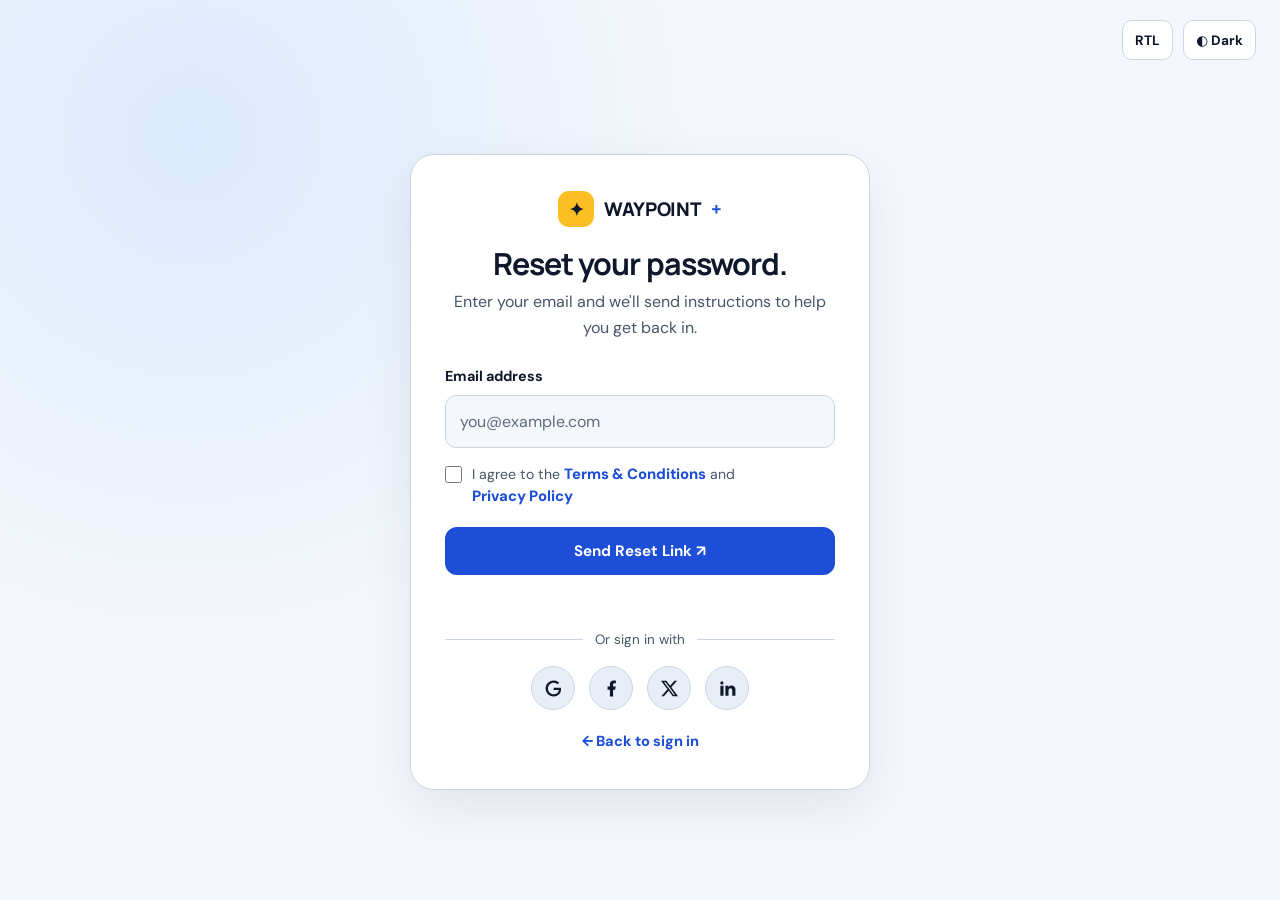
<file: forgot-password.html>
<!doctype html>
<html lang="en">
<head>
  <meta charset="utf-8">
  <meta name="viewport" content="width=device-width,initial-scale=1">
  <title>Reset password | Waypoint+</title>
  <link rel="icon" type="image/svg+xml" href="favicon.svg">
  <link rel="stylesheet" href="styles.css">
</head>
<body>
  <main class="auth-page">
    <div class="auth-tools">
      <button class="toolbtn" type="button" data-rtl aria-label="Toggle right to left">RTL</button>
      <button class="toolbtn" type="button" data-theme aria-label="Toggle theme">◐ Dark</button>
    </div>

    <div class="auth-card">
      <a class="brand auth-brand" href="index.html"><span class="brandmark">✦</span> WAYPOINT<span class="brand-plus">+</span></a>
      <h1>Reset your password.</h1>
      <p>Enter your email and we'll send instructions to help you get back in.</p>

      <form data-demo data-success="Password reset instructions sent to your email (demo).">
        <div class="field">
          <label for="email">Email address</label>
          <input id="email" type="email" placeholder="you@example.com" required>
        </div>

        <label class="checkbox-row">
          <input type="checkbox" required>
          <span>I agree to the <a href="#" class="text-link">Terms &amp; Conditions</a> and <a href="#" class="text-link">Privacy Policy</a></span>
        </label>

        <button class="btn" type="submit">Send Reset Link ↗</button>
        <p class="form-status" data-message aria-live="polite"></p>
      </form>

      <div class="auth-divider">Or sign in with</div>

      <div class="auth-socials">
        <button type="button" class="auth-social-btn" data-social-auth="Google" aria-label="Continue with Google">
          <svg viewBox="0 0 24 24" fill="currentColor" aria-hidden="true"><path d="M21.35 11.1h-9.17v2.73h6.51c-.33 3.81-3.5 5.44-6.5 5.44C8.36 19.27 5 16.25 5 12c0-4.1 3.2-7.27 7.2-7.27 3.09 0 4.9 1.97 4.9 1.97L19 4.72S16.56 2 12.1 2C6.42 2 2.03 6.8 2.03 12c0 5.05 4.13 10 10.22 10 5.35 0 9.25-3.67 9.25-9.09 0-1.15-.15-1.81-.15-1.81z"/></svg>
        </button>
        <button type="button" class="auth-social-btn" data-social-auth="Facebook" aria-label="Continue with Facebook">
          <svg viewBox="0 0 24 24" fill="currentColor" aria-hidden="true"><path d="M14 13.5h2.5l1-4H14v-2c0-1.03 0-2 2-2h1.5V2.14c-.326-.043-1.557-.14-2.857-.14C11.928 2 10 3.657 10 6.7v2.8H7v4h3V22h4v-8.5z"/></svg>
        </button>
        <button type="button" class="auth-social-btn" data-social-auth="X" aria-label="Continue with X">
          <svg viewBox="0 0 24 24" fill="currentColor" aria-hidden="true"><path d="M18.244 2.25h3.308l-7.227 8.26 8.502 11.24H16.17l-5.214-6.817L4.99 21.75H1.68l7.73-8.835L1.254 2.25H8.08l4.713 6.231zm-1.161 17.52h1.833L7.084 4.126H5.117z"/></svg>
        </button>
        <button type="button" class="auth-social-btn" data-social-auth="LinkedIn" aria-label="Continue with LinkedIn">
          <svg viewBox="0 0 24 24" fill="currentColor" aria-hidden="true"><path d="M6.94 5a2 2 0 1 1-4-.002 2 2 0 0 1 4 .002zM7 8.48H3V21h4V8.48zm6.32 0H9.34V21h3.94v-6.57c0-3.66 4.77-4 4.77 0V21H22v-7.93c0-6.17-7.06-5.94-8.72-2.91l.04-1.68z"/></svg>
        </button>
      </div>

      <div class="auth-switch"><a href="login.html">← Back to sign in</a></div>
    </div>
  </main>

  <script src="app.js"></script>
</body>
</html>
</file>
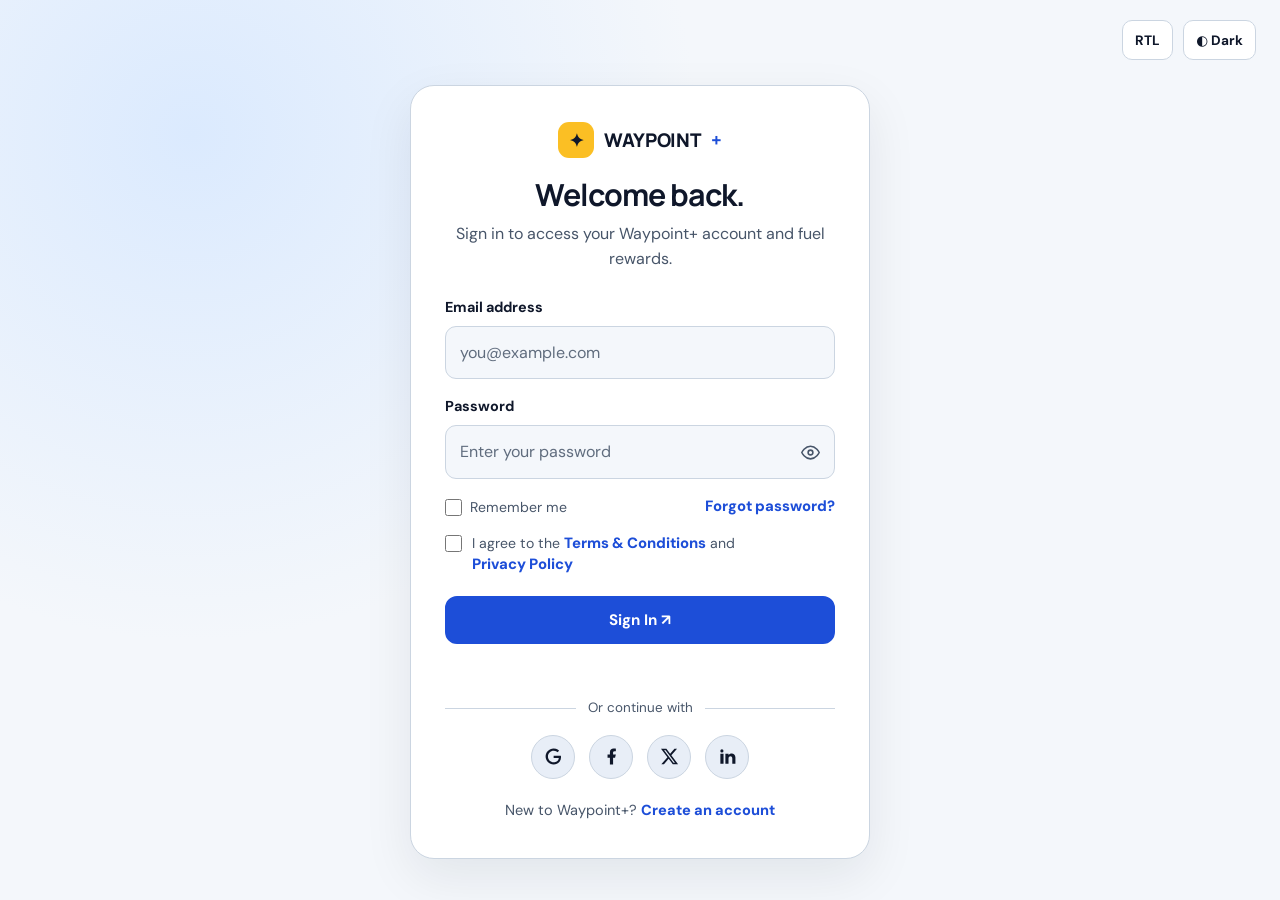
<file: login.html>
<!doctype html>
<html lang="en">
<head>
  <meta charset="utf-8">
  <meta name="viewport" content="width=device-width,initial-scale=1">
  <title>Sign in | Waypoint+</title>
  <link rel="icon" type="image/svg+xml" href="favicon.svg">
  <link rel="stylesheet" href="styles.css">
</head>
<body>
  <main class="auth-page">
    <div class="auth-tools">
      <button class="toolbtn" type="button" data-rtl aria-label="Toggle right to left">RTL</button>
      <button class="toolbtn" type="button" data-theme aria-label="Toggle theme">◐ Dark</button>
    </div>

    <div class="auth-card">
      <a class="brand auth-brand" href="index.html"><span class="brandmark">✦</span> WAYPOINT<span class="brand-plus">+</span></a>
      <h1>Welcome back.</h1>
      <p>Sign in to access your Waypoint+ account and fuel rewards.</p>

      <form data-demo data-success="Signed in successfully! Redirecting to your Waypoint+ dashboard (demo).">
        <div class="field">
          <label for="email">Email address</label>
          <input id="email" type="email" placeholder="you@example.com" required>
        </div>

        <div class="field">
          <label for="password">Password</label>
          <div class="password-wrap">
            <input id="password" type="password" placeholder="Enter your password" required>
            <button type="button" class="eye-btn" data-toggle-password aria-label="Show password" aria-pressed="false"></button>
          </div>
        </div>

        <div class="auth-options">
          <label style="display:inline-flex;align-items:center;gap:8px;color:var(--muted);cursor:pointer">
            <input type="checkbox"> Remember me
          </label>
          <a href="forgot-password.html" class="text-link">Forgot password?</a>
        </div>

        <label class="checkbox-row">
          <input type="checkbox" required>
          <span>I agree to the <a href="#" class="text-link">Terms &amp; Conditions</a> and <a href="#" class="text-link">Privacy Policy</a></span>
        </label>

        <button class="btn" type="submit">Sign In ↗</button>
        <p class="form-status" data-message aria-live="polite"></p>
      </form>

      <div class="auth-divider">Or continue with</div>

      <div class="auth-socials">
        <button type="button" class="auth-social-btn" data-social-auth="Google" aria-label="Continue with Google">
          <svg viewBox="0 0 24 24" fill="currentColor" aria-hidden="true"><path d="M21.35 11.1h-9.17v2.73h6.51c-.33 3.81-3.5 5.44-6.5 5.44C8.36 19.27 5 16.25 5 12c0-4.1 3.2-7.27 7.2-7.27 3.09 0 4.9 1.97 4.9 1.97L19 4.72S16.56 2 12.1 2C6.42 2 2.03 6.8 2.03 12c0 5.05 4.13 10 10.22 10 5.35 0 9.25-3.67 9.25-9.09 0-1.15-.15-1.81-.15-1.81z"/></svg>
        </button>
        <button type="button" class="auth-social-btn" data-social-auth="Facebook" aria-label="Continue with Facebook">
          <svg viewBox="0 0 24 24" fill="currentColor" aria-hidden="true"><path d="M14 13.5h2.5l1-4H14v-2c0-1.03 0-2 2-2h1.5V2.14c-.326-.043-1.557-.14-2.857-.14C11.928 2 10 3.657 10 6.7v2.8H7v4h3V22h4v-8.5z"/></svg>
        </button>
        <button type="button" class="auth-social-btn" data-social-auth="X" aria-label="Continue with X">
          <svg viewBox="0 0 24 24" fill="currentColor" aria-hidden="true"><path d="M18.244 2.25h3.308l-7.227 8.26 8.502 11.24H16.17l-5.214-6.817L4.99 21.75H1.68l7.73-8.835L1.254 2.25H8.08l4.713 6.231zm-1.161 17.52h1.833L7.084 4.126H5.117z"/></svg>
        </button>
        <button type="button" class="auth-social-btn" data-social-auth="LinkedIn" aria-label="Continue with LinkedIn">
          <svg viewBox="0 0 24 24" fill="currentColor" aria-hidden="true"><path d="M6.94 5a2 2 0 1 1-4-.002 2 2 0 0 1 4 .002zM7 8.48H3V21h4V8.48zm6.32 0H9.34V21h3.94v-6.57c0-3.66 4.77-4 4.77 0V21H22v-7.93c0-6.17-7.06-5.94-8.72-2.91l.04-1.68z"/></svg>
        </button>
      </div>

      <div class="auth-switch">New to Waypoint+? <a href="register.html">Create an account</a></div>
    </div>
  </main>

  <script src="app.js"></script>
</body>
</html>
</file>
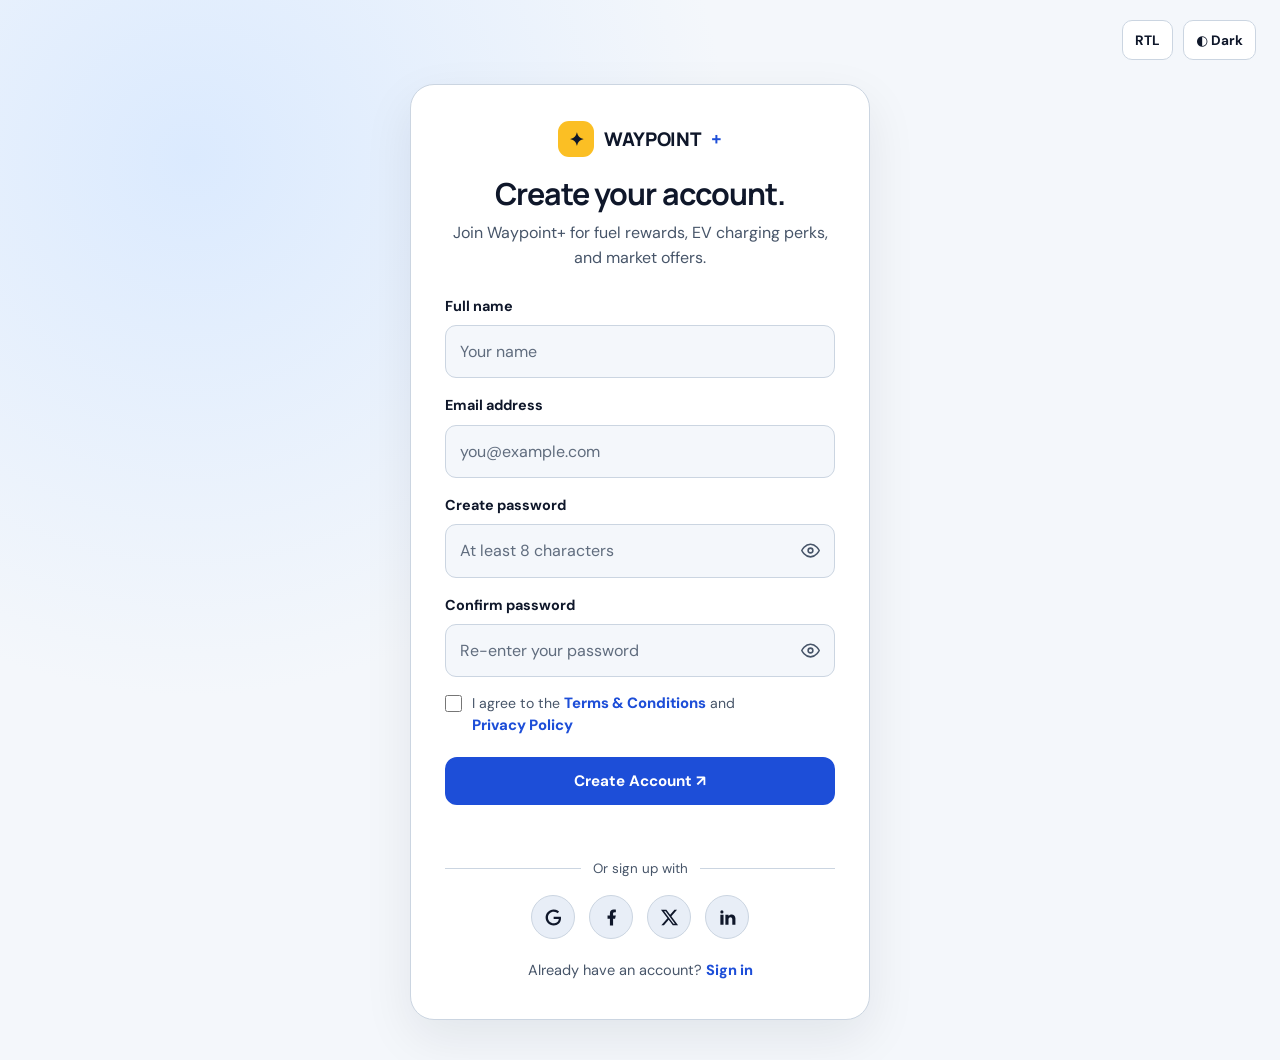
<file: register.html>
<!doctype html>
<html lang="en">
<head>
  <meta charset="utf-8">
  <meta name="viewport" content="width=device-width,initial-scale=1">
  <title>Create account | Waypoint+</title>
  <link rel="icon" type="image/svg+xml" href="favicon.svg">
  <link rel="stylesheet" href="styles.css">
</head>
<body>
  <main class="auth-page">
    <div class="auth-tools">
      <button class="toolbtn" type="button" data-rtl aria-label="Toggle right to left">RTL</button>
      <button class="toolbtn" type="button" data-theme aria-label="Toggle theme">◐ Dark</button>
    </div>

    <div class="auth-card">
      <a class="brand auth-brand" href="index.html"><span class="brandmark">✦</span> WAYPOINT<span class="brand-plus">+</span></a>
      <h1>Create your account.</h1>
      <p>Join Waypoint+ for fuel rewards, EV charging perks, and market offers.</p>

      <form data-demo data-success="Account created! Welcome to Waypoint+ Rewards (demo).">
        <div class="field">
          <label for="name">Full name</label>
          <input id="name" placeholder="Your name" required>
        </div>

        <div class="field">
          <label for="email">Email address</label>
          <input id="email" type="email" placeholder="you@example.com" required>
        </div>

        <div class="field">
          <label for="password">Create password</label>
          <div class="password-wrap">
            <input id="password" type="password" minlength="8" placeholder="At least 8 characters" required>
            <button type="button" class="eye-btn" data-toggle-password aria-label="Show password" aria-pressed="false"></button>
          </div>
        </div>

        <div class="field">
          <label for="confirm-password">Confirm password</label>
          <div class="password-wrap">
            <input id="confirm-password" type="password" minlength="8" placeholder="Re-enter your password" required>
            <button type="button" class="eye-btn" data-toggle-password aria-label="Show password" aria-pressed="false"></button>
          </div>
        </div>

        <label class="checkbox-row">
          <input type="checkbox" required>
          <span>I agree to the <a href="#" class="text-link">Terms &amp; Conditions</a> and <a href="#" class="text-link">Privacy Policy</a></span>
        </label>

        <button class="btn" type="submit">Create Account ↗</button>
        <p class="form-status" data-message aria-live="polite"></p>
      </form>

      <div class="auth-divider">Or sign up with</div>

      <div class="auth-socials">
        <button type="button" class="auth-social-btn" data-social-auth="Google" aria-label="Continue with Google">
          <svg viewBox="0 0 24 24" fill="currentColor" aria-hidden="true"><path d="M21.35 11.1h-9.17v2.73h6.51c-.33 3.81-3.5 5.44-6.5 5.44C8.36 19.27 5 16.25 5 12c0-4.1 3.2-7.27 7.2-7.27 3.09 0 4.9 1.97 4.9 1.97L19 4.72S16.56 2 12.1 2C6.42 2 2.03 6.8 2.03 12c0 5.05 4.13 10 10.22 10 5.35 0 9.25-3.67 9.25-9.09 0-1.15-.15-1.81-.15-1.81z"/></svg>
        </button>
        <button type="button" class="auth-social-btn" data-social-auth="Facebook" aria-label="Continue with Facebook">
          <svg viewBox="0 0 24 24" fill="currentColor" aria-hidden="true"><path d="M14 13.5h2.5l1-4H14v-2c0-1.03 0-2 2-2h1.5V2.14c-.326-.043-1.557-.14-2.857-.14C11.928 2 10 3.657 10 6.7v2.8H7v4h3V22h4v-8.5z"/></svg>
        </button>
        <button type="button" class="auth-social-btn" data-social-auth="X" aria-label="Continue with X">
          <svg viewBox="0 0 24 24" fill="currentColor" aria-hidden="true"><path d="M18.244 2.25h3.308l-7.227 8.26 8.502 11.24H16.17l-5.214-6.817L4.99 21.75H1.68l7.73-8.835L1.254 2.25H8.08l4.713 6.231zm-1.161 17.52h1.833L7.084 4.126H5.117z"/></svg>
        </button>
        <button type="button" class="auth-social-btn" data-social-auth="LinkedIn" aria-label="Continue with LinkedIn">
          <svg viewBox="0 0 24 24" fill="currentColor" aria-hidden="true"><path d="M6.94 5a2 2 0 1 1-4-.002 2 2 0 0 1 4 .002zM7 8.48H3V21h4V8.48zm6.32 0H9.34V21h3.94v-6.57c0-3.66 4.77-4 4.77 0V21H22v-7.93c0-6.17-7.06-5.94-8.72-2.91l.04-1.68z"/></svg>
        </button>
      </div>

      <div class="auth-switch">Already have an account? <a href="login.html">Sign in</a></div>
    </div>
  </main>

  <script src="app.js"></script>
</body>
</html>
</file>
<file: styles.css>
@import url('https://fonts.googleapis.com/css2?family=DM+Sans:wght@400;500;600;700&family=Manrope:wght@500;600;700;800&display=swap');

:root {
  --bg: #f4f7fb;
  --surface: #ffffff;
  --surface-alt: #e8eef7;
  --ink: #0f172a;
  --muted: #475569;
  --line: #cbd5e1;
  --primary: #1d4ed8;
  --primary-hover: #1e40af;
  --primary-text: #1d4ed8;
  --primary-light: #dbeafe;
  --accent: #f59e0b;
  --lime: #fbbf24;
  --orange: #f59e0b;
  --green: var(--primary);
  --green2: var(--primary-hover);
  --shadow: 0 18px 50px rgba(15, 23, 42, 0.08);
  --card-shadow: 0 10px 28px rgba(15, 23, 42, 0.06);
}

.dark {
  --bg: #0b1120;
  --surface: #151f32;
  --surface-alt: #1c2942;
  --ink: #f8fafc;
  --muted: #cbd5e1;
  --line: #2d3d5b;
  --primary: #2563eb;
  --primary-hover: #1d4ed8;
  --primary-text: #60a5fa;
  --primary-light: #1e3a5f;
  --accent: #fbbf24;
  --lime: #fbbf24;
  --orange: #fbbf24;
  --shadow: 0 18px 50px rgba(0, 0, 0, 0.45);
  --card-shadow: 0 12px 30px rgba(0, 0, 0, 0.35);
}

*,
*::before,
*::after {
  box-sizing: border-box;
}

html {
  scroll-behavior: smooth;
}

body {
  margin: 0;
  background: var(--bg);
  color: var(--ink);
  font-family: 'DM Sans', system-ui, -apple-system, sans-serif;
  line-height: 1.6;
  overflow-x: hidden;
  transition: background-color 0.2s ease, color 0.2s ease;
}

h1, h2, h3, h4 {
  font-family: 'Manrope', system-ui, -apple-system, sans-serif;
  line-height: 1.14;
  letter-spacing: -0.03em;
  color: var(--ink);
  margin: 0 0 14px;
}

h1 {
  font-size: clamp(2.4rem, 5vw, 4.4rem);
}

h2 {
  font-size: clamp(1.85rem, 3.6vw, 2.9rem);
}

h3 {
  font-size: 1.25rem;
}

p {
  color: var(--muted);
  margin: 0 0 16px;
}

img {
  max-width: 100%;
}

.container {
  width: min(1180px, calc(100% - 40px));
  margin: 0 auto;
}

/* Topbar */
.topbar {
  background: #0f172a;
  color: #e2e8f0;
  font-size: 0.82rem;
  padding: 9px 0;
  border-bottom: 1px solid rgba(255, 255, 255, 0.08);
}

.topbar .container {
  display: flex;
  justify-content: space-between;
  align-items: center;
  gap: 12px;
  flex-wrap: wrap;
}

/* Navbar */
.navbar {
  position: sticky;
  top: 0;
  z-index: 30;
  background: color-mix(in srgb, var(--surface) 95%, transparent);
  backdrop-filter: blur(14px);
  border-bottom: 1px solid var(--line);
}

.navinner {
  height: 78px;
  display: grid;
  grid-template-columns: 1fr auto 1fr;
  align-items: center;
  gap: 16px;
}

.brand {
  display: inline-flex;
  align-items: center;
  gap: 10px;
  text-decoration: none;
  color: var(--ink);
  font: 800 1.18rem 'Manrope', sans-serif;
  letter-spacing: -0.02em;
  justify-self: start;
  white-space: nowrap;
}

.brand-plus {
  color: var(--primary-text);
}

.brandmark {
  width: 36px;
  height: 36px;
  border-radius: 11px;
  background: var(--lime);
  display: grid;
  place-items: center;
  color: #0f172a;
  font-size: 1.1rem;
  font-weight: 800;
  flex-shrink: 0;
}

.navlinks {
  display: contents;
}

.nav-menu {
  display: flex;
  align-items: center;
  justify-content: center;
  gap: clamp(12px, 1.3vw, 22px);
  justify-self: center;
}

.nav-menu a {
  color: var(--muted);
  text-decoration: none;
  font-weight: 600;
  font-size: clamp(0.86rem, 0.98vw, 0.94rem);
  white-space: nowrap;
  padding: 6px 2px;
  border-bottom: 2px solid transparent;
  transition: color 0.2s ease, border-color 0.2s ease;
}

.nav-menu a:hover,
.nav-menu a.active {
  color: var(--primary-text);
  font-weight: 700;
  border-bottom-color: var(--primary-text);
}

.navtools {
  display: flex;
  align-items: center;
  gap: 8px;
  justify-self: end;
}

.toolbtn,
.menu-btn {
  border: 1px solid var(--line);
  background: var(--surface);
  color: var(--ink);
  border-radius: 10px;
  min-height: 40px;
  padding: 8px 12px;
  cursor: pointer;
  font-weight: 700;
  font-size: 0.85rem;
  font-family: inherit;
  display: inline-flex;
  align-items: center;
  justify-content: center;
  gap: 6px;
  transition: background-color 0.2s ease, border-color 0.2s ease, color 0.2s ease;
}

.toolbtn:hover,
.menu-btn:hover {
  background: var(--surface-alt);
  border-color: var(--primary-text);
  color: var(--primary-text);
}

.menu-btn {
  display: none;
  width: 42px;
  height: 42px;
  padding: 0;
  font-size: 1.25rem;
}

/* Buttons */
.btn {
  display: inline-flex;
  align-items: center;
  justify-content: center;
  gap: 8px;
  min-height: 46px;
  padding: 12px 22px;
  border-radius: 12px;
  background: var(--primary);
  color: #ffffff;
  text-decoration: none;
  font-weight: 700;
  font-size: 0.95rem;
  font-family: inherit;
  border: 2px solid var(--primary);
  cursor: pointer;
  transition: background-color 0.2s ease, border-color 0.2s ease, transform 0.2s ease;
  white-space: nowrap;
}

.btn:hover {
  background: var(--primary-hover);
  border-color: var(--primary-hover);
  transform: translateY(-2px);
}

.btn.outline {
  background: transparent;
  color: var(--ink);
  border: 2px solid var(--primary-text);
}

.btn.outline:hover {
  background: var(--primary-light);
  color: var(--ink);
}

.btn.light {
  background: var(--lime);
  border-color: var(--lime);
  color: #0f172a;
  font-weight: 800;
}

.btn.light:hover {
  background: #f59e0b;
  border-color: #f59e0b;
  color: #0f172a;
}

.btn-signin {
  min-height: 40px;
  padding: 8px 16px;
  font-size: 0.88rem;
  border-radius: 10px;
}

/* Eyebrow */
.eyebrow {
  display: inline-flex;
  align-items: center;
  justify-content: center;
  gap: 10px;
  color: var(--primary-text);
  font-size: 0.78rem;
  font-weight: 800;
  letter-spacing: 0.13em;
  text-transform: uppercase;
  margin-bottom: 14px;
}

.eyebrow::before {
  content: '';
  width: 24px;
  height: 2px;
  background: var(--accent);
}

/* Home1 Centered Hero */
.hero {
  padding: 68px 0 64px;
  position: relative;
  overflow: hidden;
  text-align: center;
  background: radial-gradient(circle at 50% 0%, var(--primary-light) 0%, transparent 55%);
}

.hero-center {
  max-width: 780px;
  margin: 0 auto;
  display: flex;
  flex-direction: column;
  align-items: center;
  text-align: center;
}

.hero h1 span {
  color: var(--primary-text);
}

.hero-copy {
  font-size: 1.08rem;
  max-width: 640px;
  margin: 10px auto 28px;
}

.hero-actions {
  display: flex;
  align-items: center;
  justify-content: center;
  gap: 14px;
  flex-wrap: wrap;
}

.hero-media {
  position: relative;
  max-width: 1040px;
  width: 100%;
  margin: 40px auto 0;
}

.hero-img {
  width: 100%;
  height: 460px;
  object-fit: cover;
  border-radius: 26px;
  box-shadow: var(--shadow);
  display: block;
  border: 1px solid var(--line);
}

.float-card {
  position: absolute;
  bottom: 22px;
  left: 22px;
  background: var(--surface);
  padding: 16px 20px;
  border-radius: 18px;
  box-shadow: var(--shadow);
  max-width: 250px;
  text-align: left;
  border: 1px solid var(--line);
}

.float-card strong {
  display: block;
  font: 800 1.25rem 'Manrope', sans-serif;
  color: var(--primary-text);
  margin-bottom: 4px;
}

.float-card small {
  color: var(--muted);
  display: block;
  line-height: 1.45;
}

/* Home2 Distinct Full-Bleed Overlay Hero */
.hero-v2 {
  position: relative;
  padding: 94px 0 78px;
  color: #ffffff;
  text-align: center;
  overflow: hidden;
  border-bottom: 1px solid var(--line);
}

.hero-bg-img {
  position: absolute;
  inset: 0;
  width: 100%;
  height: 100%;
  object-fit: cover;
  z-index: 0;
}

.hero-overlay {
  position: absolute;
  inset: 0;
  background: linear-gradient(180deg, rgba(11, 17, 32, 0.78) 0%, rgba(15, 23, 42, 0.90) 100%);
  z-index: 1;
}

.hero-v2 .container {
  position: relative;
  z-index: 2;
  display: flex;
  flex-direction: column;
  align-items: center;
  text-align: center;
}

.hero-v2 .eyebrow {
  color: var(--lime);
  background: rgba(255, 255, 255, 0.12);
  padding: 8px 18px;
  border-radius: 999px;
  border: 1px solid rgba(255, 255, 255, 0.24);
  margin-bottom: 20px;
}

.hero-v2 .eyebrow::before {
  display: none;
}

.hero-v2 h1 {
  color: #ffffff;
  max-width: 820px;
}

.hero-v2 h1 span {
  color: var(--lime);
}

.hero-v2 .hero-copy {
  color: #e2e8f0;
  max-width: 650px;
  margin: 10px auto 28px;
}

.hero-v2 .btn.outline {
  color: #ffffff;
  border-color: #ffffff;
  background: rgba(255, 255, 255, 0.12);
}

.hero-v2 .btn.outline:hover {
  background: rgba(255, 255, 255, 0.24);
  color: #ffffff;
}

.hero-highlights {
  display: grid;
  grid-template-columns: repeat(3, 1fr);
  gap: 18px;
  width: 100%;
  max-width: 960px;
  margin: 44px auto 0;
}

.hero-highlight-card {
  background: rgba(15, 23, 42, 0.72);
  backdrop-filter: blur(12px);
  border: 1px solid rgba(255, 255, 255, 0.22);
  border-radius: 18px;
  padding: 20px 18px;
  text-align: center;
  color: #ffffff;
}

.hero-highlight-card strong {
  display: block;
  font: 800 1.3rem 'Manrope', sans-serif;
  color: var(--lime);
  margin-bottom: 4px;
}

.hero-highlight-card span {
  font-size: 0.9rem;
  color: #e2e8f0;
}

/* Inner Page Centered Heroes */
.page-hero {
  padding: 64px 0 56px;
  background: var(--surface-alt);
  text-align: center;
  border-bottom: 1px solid var(--line);
}

.page-hero .container {
  display: flex;
  flex-direction: column;
  align-items: center;
  text-align: center;
}

.page-hero p {
  max-width: 660px;
  font-size: 1.08rem;
  margin: 0 auto 24px;
}

.page-hero-media {
  width: 100%;
  max-width: 1040px;
  margin: 30px auto 0;
}

.page-hero-img {
  width: 100%;
  height: 360px;
  object-fit: cover;
  border-radius: 24px;
  box-shadow: var(--shadow);
  display: block;
  border: 1px solid var(--line);
}

/* Stats Bar */
.stats {
  display: grid;
  grid-template-columns: repeat(4, 1fr);
  gap: 1px;
  background: var(--line);
  border-block: 1px solid var(--line);
}

.stat {
  background: var(--surface);
  padding: 28px 20px;
  text-align: center;
}

.stat strong {
  font: 800 1.95rem 'Manrope', sans-serif;
  color: var(--primary-text);
  display: block;
  margin-bottom: 4px;
}

.stat span {
  font-size: 0.92rem;
  color: var(--muted);
  font-weight: 500;
}

/* Sections */
section {
  padding: 80px 0;
}

.section-surface {
  background: var(--surface);
  border-block: 1px solid var(--line);
}

.section-head {
  display: flex;
  flex-direction: column;
  align-items: center;
  justify-content: center;
  text-align: center;
  gap: 10px;
  margin-bottom: 42px;
}

.section-head p {
  max-width: 660px;
  margin: 0 auto;
}

/* Cards Grid */
.cards {
  display: grid;
  grid-template-columns: repeat(3, 1fr);
  gap: 24px;
  align-items: stretch;
}

.content-grid {
  display: grid;
  grid-template-columns: repeat(2, 1fr);
  gap: 24px;
  align-items: stretch;
}

.card {
  background: var(--surface);
  border: 1px solid var(--line);
  border-radius: 20px;
  overflow: hidden;
  box-shadow: var(--card-shadow);
  display: flex;
  flex-direction: column;
  height: 100%;
  transition: transform 0.2s ease, box-shadow 0.2s ease;
}

.card:hover {
  transform: translateY(-3px);
  box-shadow: var(--shadow);
}

.card img {
  width: 100%;
  height: 220px;
  object-fit: cover;
  display: block;
}

.card-body {
  padding: 24px;
  display: flex;
  flex-direction: column;
  flex: 1;
  text-align: left;
}

.card-top {
  display: flex;
  align-items: center;
  justify-content: space-between;
  gap: 10px;
  margin-bottom: 12px;
  flex-wrap: wrap;
}

.tag {
  display: inline-block;
  padding: 6px 12px;
  background: var(--primary-light);
  color: var(--primary-text);
  border-radius: 999px;
  font-size: 0.74rem;
  font-weight: 800;
  letter-spacing: 0.04em;
  text-transform: uppercase;
  align-self: flex-start;
  margin-bottom: 12px;
}

.card-top .tag {
  margin-bottom: 0;
}

.price-badge {
  font: 800 0.92rem 'Manrope', sans-serif;
  color: var(--primary-text);
}

.card p {
  font-size: 0.95rem;
  flex: 1;
  margin-bottom: 18px;
}

.card-body .text-link,
.card-body .btn {
  margin-top: auto;
  align-self: flex-start;
}

.text-link {
  color: var(--primary-text);
  text-decoration: none;
  font-weight: 800;
  font-size: 0.93rem;
  display: inline-flex;
  align-items: center;
  gap: 6px;
}

.text-link:hover {
  text-decoration: underline;
}

/* Split Sections */
.split {
  display: grid;
  grid-template-columns: 1fr 1fr;
  gap: 48px;
  align-items: center;
}

.split img {
  width: 100%;
  height: 440px;
  object-fit: cover;
  border-radius: 24px;
  box-shadow: var(--shadow);
  display: block;
  border: 1px solid var(--line);
}

.split-content {
  display: flex;
  flex-direction: column;
  align-items: flex-start;
}

.split-content .eyebrow {
  justify-content: flex-start;
}

.feature-list {
  display: grid;
  gap: 16px;
  margin: 22px 0 28px;
  width: 100%;
}

.feature {
  display: flex;
  gap: 14px;
  align-items: flex-start;
  text-align: left;
}

.feature-icon {
  width: 44px;
  height: 44px;
  flex: 0 0 44px;
  border-radius: 13px;
  background: var(--primary-light);
  color: var(--primary-text);
  display: grid;
  place-items: center;
  font-size: 1.15rem;
  font-weight: 800;
}

.feature strong {
  display: block;
  margin-bottom: 3px;
  color: var(--ink);
}

.feature p {
  margin: 0;
  font-size: 0.93rem;
}

/* Price Rows */
.price-list {
  width: 100%;
  margin: 12px 0 26px;
}

.price-row {
  display: flex;
  justify-content: space-between;
  align-items: center;
  padding: 13px 0;
  border-bottom: 1px solid var(--line);
  gap: 15px;
  font-size: 0.96rem;
}

.price-row strong {
  color: var(--primary-text);
  font-family: 'Manrope', sans-serif;
  white-space: nowrap;
}

/* Gallery */
.gallery {
  display: grid;
  grid-template-columns: 1.2fr 0.9fr 0.9fr;
  gap: 16px;
}

.gallery img {
  width: 100%;
  height: 250px;
  object-fit: cover;
  border-radius: 18px;
  display: block;
  border: 1px solid var(--line);
}

.gallery img:first-child {
  height: 516px;
  grid-row: span 2;
}

/* Banner */
.banner {
  background: linear-gradient(135deg, #0f172a 0%, #1e3a8a 100%);
  color: #ffffff;
  border-radius: 28px;
  padding: 46px 48px;
  display: flex;
  align-items: center;
  justify-content: space-between;
  gap: 28px;
  box-shadow: var(--shadow);
}

.banner h2 {
  color: #ffffff;
  max-width: 600px;
}

.banner p {
  color: #dbeafe;
  max-width: 540px;
  margin: 0;
}

.banner .eyebrow {
  color: var(--lime);
  justify-content: flex-start;
}

/* Contact Page */
.contact-grid {
  display: grid;
  grid-template-columns: 0.92fr 1.08fr;
  gap: 26px;
  align-items: stretch;
}

.panel {
  background: var(--surface);
  padding: 32px;
  border: 1px solid var(--line);
  border-radius: 22px;
  box-shadow: var(--card-shadow);
  display: flex;
  flex-direction: column;
}

.panel .eyebrow {
  justify-content: flex-start;
}

.panel-img {
  width: 100%;
  height: 210px;
  object-fit: cover;
  border-radius: 16px;
  margin: 14px 0 20px;
  display: block;
  border: 1px solid var(--line);
}

.field {
  display: grid;
  gap: 7px;
  margin-bottom: 16px;
  text-align: left;
}

.field label {
  font-weight: 700;
  font-size: 0.9rem;
  color: var(--ink);
}

.field input,
.field textarea,
.field select {
  width: 100%;
  padding: 13px 14px;
  border: 1px solid var(--line);
  border-radius: 11px;
  background: var(--bg);
  color: var(--ink);
  font: inherit;
  transition: border-color 0.2s ease;
}

.field input::placeholder,
.field textarea::placeholder {
  color: var(--muted);
  opacity: 0.85;
}

.field input:focus,
.field textarea:focus,
.field select:focus {
  outline: 2px solid var(--primary-text);
  outline-offset: 1px;
  border-color: var(--primary-text);
}

.field textarea {
  min-height: 130px;
  resize: vertical;
}

.map {
  width: 100%;
  height: 420px;
  border: 1px solid var(--line);
  border-radius: 22px;
  display: block;
}

/* Social Icons */
.socials {
  display: flex;
  gap: 10px;
  margin-top: 14px;
  flex-wrap: wrap;
}

.socials a {
  width: 42px;
  height: 42px;
  border-radius: 50%;
  display: grid;
  place-items: center;
  background: var(--primary-light);
  color: var(--primary-text);
  text-decoration: none;
  border: 1px solid var(--line);
  transition: background-color 0.2s ease, color 0.2s ease, transform 0.2s ease;
}

.socials a:hover {
  background: var(--primary);
  color: #ffffff;
  transform: translateY(-2px);
}

.socials svg {
  width: 18px;
  height: 18px;
  display: block;
}

/* Footer */
.footer {
  background: #090f1d;
  color: #e2e8f0;
  padding: 60px 0 26px;
  margin-top: 40px;
  border-top: 1px solid rgba(255, 255, 255, 0.08);
}

.footer-grid {
  display: grid;
  grid-template-columns: 1.4fr 1fr 1fr 1fr;
  gap: 30px;
}

.footer h3 {
  color: #ffffff;
  font-size: 1.05rem;
  margin-bottom: 14px;
}

.footer p,
.footer a {
  color: #cbd5e1;
  font-size: 0.93rem;
}

.footer a {
  display: block;
  text-decoration: none;
  margin: 8px 0;
  transition: color 0.2s ease;
}

.footer a:hover {
  color: var(--lime);
}

.footer .brand {
  color: #ffffff;
}

.footer .socials a {
  background: rgba(255, 255, 255, 0.1);
  color: #f8fafc;
  border-color: rgba(255, 255, 255, 0.18);
  margin: 0;
  display: grid;
}

.footer .socials a:hover {
  background: var(--lime);
  color: #0f172a;
}

.footer-bottom {
  border-top: 1px solid rgba(255, 255, 255, 0.14);
  margin-top: 40px;
  padding-top: 20px;
  color: #cbd5e1;
  font-size: 0.86rem;
  display: flex;
  justify-content: space-between;
  align-items: center;
  gap: 12px;
  flex-wrap: wrap;
}

/* Back to Top Button */
.back-to-top {
  position: fixed;
  bottom: 24px;
  right: 24px;
  width: 48px;
  height: 48px;
  border-radius: 50%;
  background: var(--primary);
  color: #ffffff;
  border: 2px solid #ffffff;
  box-shadow: var(--shadow);
  display: grid;
  place-items: center;
  cursor: pointer;
  z-index: 45;
  opacity: 0;
  visibility: hidden;
  transform: translateY(12px);
  transition: opacity 0.25s ease, transform 0.25s ease, visibility 0.25s ease, background-color 0.2s ease;
}

.back-to-top.show {
  opacity: 1;
  visibility: visible;
  transform: translateY(0);
}

.back-to-top:hover {
  background: var(--primary-hover);
  transform: translateY(-2px);
}

/* Authentication Pages */
.auth-page {
  min-height: 100vh;
  background: radial-gradient(circle at 15% 15%, var(--primary-light) 0, transparent 38%), var(--bg);
  display: flex;
  align-items: center;
  justify-content: center;
  padding: 84px 20px 40px;
  position: relative;
}

.auth-tools {
  position: fixed;
  top: 20px;
  right: 24px;
  z-index: 40;
  display: flex;
  align-items: center;
  gap: 10px;
}

.auth-card {
  width: min(460px, 100%);
  margin: 0 auto;
  background: var(--surface);
  border: 1px solid var(--line);
  border-radius: 24px;
  padding: 36px 34px;
  box-shadow: var(--shadow);
}

.auth-brand {
  display: flex;
  align-items: center;
  justify-content: center;
  margin: 0 auto 20px;
  text-align: center;
}

.auth-card h1 {
  font-size: 1.9rem;
  text-align: center;
  margin-bottom: 8px;
}

.auth-card > p {
  text-align: center;
  margin-bottom: 24px;
}

.auth-card .btn {
  width: 100%;
}

.password-wrap {
  position: relative;
  display: flex;
  align-items: center;
}

.password-wrap input {
  padding-right: 46px;
}

.eye-btn {
  position: absolute;
  right: 8px;
  width: 34px;
  height: 34px;
  border: 0;
  border-radius: 8px;
  background: transparent;
  color: var(--muted);
  display: grid;
  place-items: center;
  cursor: pointer;
  transition: color 0.2s ease, background-color 0.2s ease;
}

.eye-btn:hover {
  color: var(--ink);
  background: var(--surface-alt);
}

.eye-btn svg {
  width: 19px;
  height: 19px;
  display: block;
}

.auth-options {
  display: flex;
  justify-content: space-between;
  align-items: center;
  gap: 12px;
  margin: 4px 0 14px;
  font-size: 0.88rem;
  flex-wrap: wrap;
}

.checkbox-row {
  display: flex;
  align-items: flex-start;
  gap: 10px;
  margin: 10px 0 20px;
  font-size: 0.88rem;
  color: var(--muted);
  cursor: pointer;
  line-height: 1.45;
}

.checkbox-row input[type="checkbox"],
.auth-options input[type="checkbox"] {
  width: 17px;
  height: 17px;
  margin: 2px 0 0;
  accent-color: var(--primary);
  cursor: pointer;
  flex-shrink: 0;
}

.auth-divider {
  display: flex;
  align-items: center;
  gap: 12px;
  color: var(--muted);
  font-size: 0.84rem;
  margin: 22px 0 16px;
}

.auth-divider::before,
.auth-divider::after {
  content: '';
  flex: 1;
  height: 1px;
  background: var(--line);
}

.auth-socials {
  display: flex;
  justify-content: center;
  align-items: center;
  gap: 14px;
  margin: 0 auto 6px;
}

.auth-social-btn {
  width: 44px;
  height: 44px;
  border-radius: 50%;
  border: 1px solid var(--line);
  background: var(--surface-alt);
  color: var(--ink);
  display: grid;
  place-items: center;
  cursor: pointer;
  transition: border-color 0.2s ease, background-color 0.2s ease, color 0.2s ease, transform 0.2s ease;
}

.auth-social-btn:hover {
  border-color: var(--primary-text);
  background: var(--primary-light);
  color: var(--primary-text);
  transform: translateY(-2px);
}

.auth-social-btn svg {
  width: 19px;
  height: 19px;
  display: block;
}

.auth-switch {
  text-align: center;
  margin: 20px 0 0;
  font-size: 0.91rem;
  color: var(--muted);
}

.auth-switch a {
  color: var(--primary-text);
  font-weight: 800;
  text-decoration: none;
}

.auth-switch a:hover {
  text-decoration: underline;
}

.form-status {
  margin: 14px 0 0;
  color: var(--primary-text);
  font-weight: 600;
  font-size: 0.9rem;
  text-align: center;
  min-height: 1.2em;
}

/* Dark Mode Specific Polish */
.dark .tag,
.dark .feature-icon,
.dark .socials a {
  color: #93c5fd;
}

.dark .socials a:hover {
  color: #ffffff;
}

.dark .auth-social-btn {
  background: var(--surface-alt);
  color: #f8fafc;
}

.dark .auth-social-btn:hover {
  color: #93c5fd;
}

.dark .back-to-top {
  border-color: var(--ink);
}

/* RTL Support */
.rtl {
  direction: rtl;
}

.rtl .card-body,
.rtl .feature,
.rtl .field,
.rtl .float-card {
  text-align: right;
}

.rtl .split-content,
.rtl .panel {
  align-items: flex-start;
}

.rtl .float-card {
  left: auto;
  right: 22px;
}

.rtl .password-wrap input {
  padding-right: 14px;
  padding-left: 46px;
}

.rtl .eye-btn {
  right: auto;
  left: 8px;
}

.rtl .back-to-top {
  right: auto;
  left: 24px;
}

.rtl .auth-tools {
  direction: ltr;
  right: 24px;
  left: auto;
}

/* Tablet & Hamburger Breakpoint (covers 768px and prevents squeeze below 980px) */
@media (max-width: 980px) {
  .navinner {
    height: 70px;
    display: flex;
    align-items: center;
    justify-content: space-between;
  }

  .menu-btn {
    display: inline-flex;
  }

  .navlinks {
    display: none;
    position: absolute;
    top: 70px;
    left: 0;
    right: 0;
    background: var(--surface);
    padding: 20px 24px 24px;
    border-bottom: 1px solid var(--line);
    box-shadow: var(--shadow);
    flex-direction: column;
    align-items: center;
    gap: 18px;
    z-index: 40;
  }

  .navlinks.open {
    display: flex;
  }

  .nav-menu {
    display: flex;
    flex-direction: column;
    align-items: center;
    gap: 14px;
    width: 100%;
    text-align: center;
  }

  .navtools {
    display: flex;
    align-items: center;
    justify-content: center;
    gap: 12px;
    flex-wrap: wrap;
    width: 100%;
    padding-top: 16px;
    border-top: 1px solid var(--line);
  }

  .hero {
    padding: 54px 0;
  }

  .hero-img {
    height: 360px;
  }

  .page-hero {
    padding: 54px 0 46px;
  }

  .page-hero-img {
    height: 290px;
  }

  .hero-v2 {
    padding: 76px 0 60px;
  }

  .hero-highlights {
    grid-template-columns: repeat(3, 1fr);
    gap: 12px;
  }

  .cards {
    grid-template-columns: repeat(2, 1fr);
    gap: 20px;
  }

  .cards > :last-child:nth-child(odd) {
    grid-column: 1 / -1;
    max-width: 500px;
    width: 100%;
    justify-self: center;
  }

  .split,
  .contact-grid {
    grid-template-columns: 1fr;
    gap: 32px;
  }

  .split img {
    height: 360px;
  }

  .split-content {
    align-items: center;
    text-align: center;
  }

  .split-content .eyebrow {
    justify-content: center;
  }

  .gallery {
    grid-template-columns: repeat(2, 1fr);
  }

  .gallery img:first-child {
    grid-column: span 2;
    grid-row: auto;
    height: 300px;
  }

  .gallery img {
    height: 220px;
  }

  .banner {
    flex-direction: column;
    text-align: center;
    padding: 36px 28px;
  }

  .banner .eyebrow {
    justify-content: center;
  }

  .footer-grid {
    grid-template-columns: repeat(2, 1fr);
  }
}

/* Mobile Breakpoint */
@media (max-width: 640px) {
  .container {
    width: min(1180px, calc(100% - 32px));
  }

  .topbar .container {
    justify-content: center;
    text-align: center;
  }

  .topbar span:last-child {
    display: none;
  }

  section {
    padding: 58px 0;
  }

  .hero-img,
  .page-hero-img,
  .split img {
    height: 250px;
  }

  .float-card {
    position: static;
    max-width: 100%;
    margin-top: 14px;
    text-align: center;
  }

  .stats {
    grid-template-columns: repeat(2, 1fr);
  }

  .cards,
  .content-grid,
  .hero-highlights,
  .gallery,
  .footer-grid {
    grid-template-columns: 1fr;
  }

  .cards > :last-child:nth-child(odd) {
    max-width: 100%;
  }

  .gallery img:first-child {
    grid-column: auto;
    height: 220px;
  }

  .gallery img {
    height: 210px;
  }

  .footer-bottom {
    flex-direction: column;
    text-align: center;
  }

  .auth-card {
    padding: 28px 22px;
  }

  .auth-tools {
    top: 14px;
    right: 14px;
  }

  .back-to-top {
    bottom: 16px;
    right: 16px;
    width: 44px;
    height: 44px;
  }

  .rtl .back-to-top {
    right: auto;
    left: 16px;
  }
}
</file>
